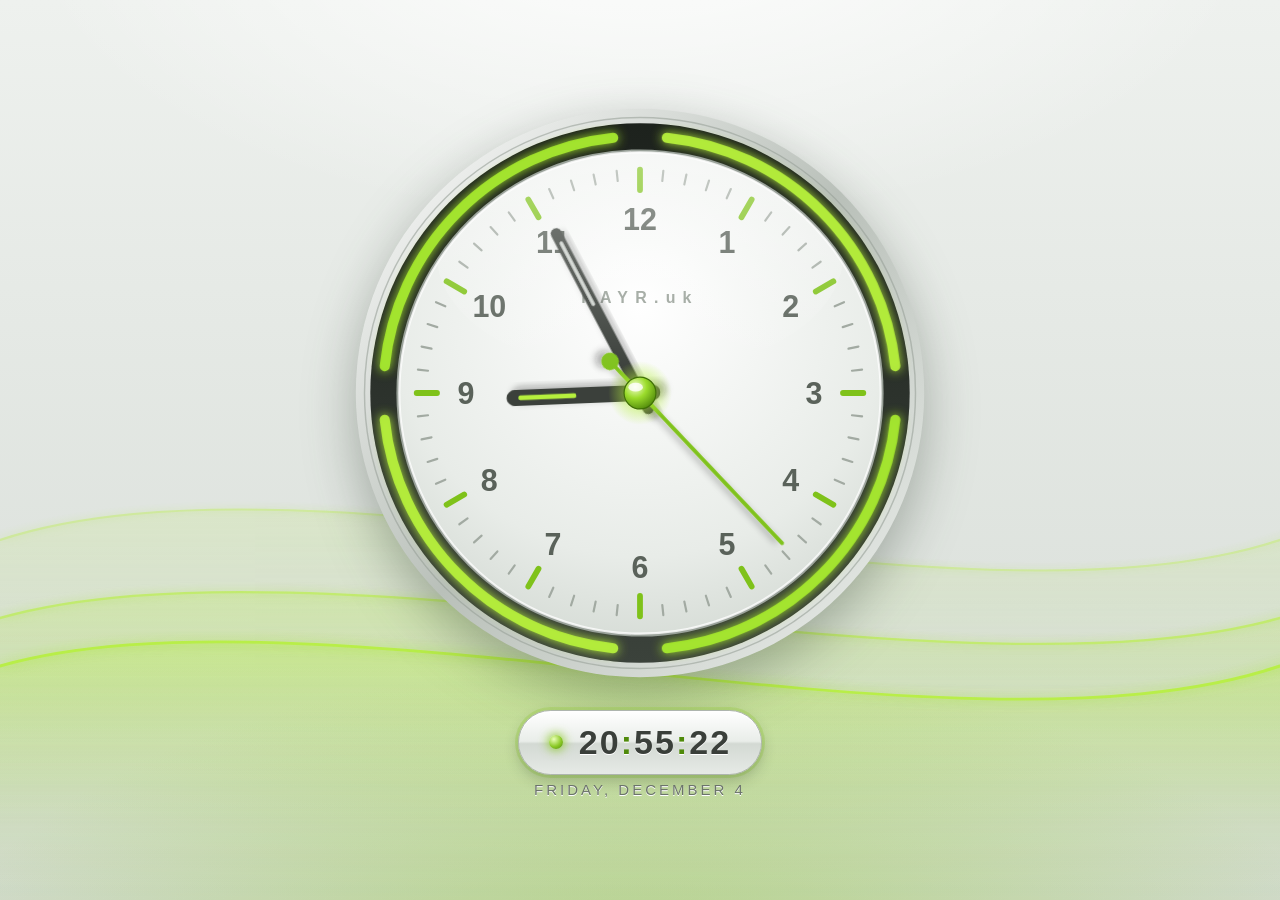
<file: time.html>
<!DOCTYPE html>
<html lang="en">

<head>
    <!-- Time waits for no one. -->
    <meta name="description" content="rayr.uk">
    <meta name="author" content="rayr.uk">
    <meta charset="UTF-8">
    <meta http-equiv="X-UA-Compatible" content="IE=edge">
    <meta name="viewport" content="width=device-width, initial-scale=1.0, viewport-fit=cover">
    <title>Clock</title>
    <style>
        :root {
            --green: #8bc926;
            --green-bright: #b6f03c;
            --green-deep: #4f8a0a;
            --ink: #3a3f3a;
            --silver-1: #fbfcfb;
            --silver-2: #dde2dd;
            --silver-3: #b3bab3;
            /* dial size: fits both width and height, leaves room for the readout */
            --size: min(92vw, calc(100vh - 150px), 580px);
            --size: min(92vw, calc(100dvh - 150px), 580px);
        }

        * {
            margin: 0;
            padding: 0;
            box-sizing: border-box;
        }

        html,
        body {
            height: 100%;
        }

        body {
            display: flex;
            flex-direction: column;
            justify-content: center;
            align-items: center;
            gap: clamp(14px, 3vmin, 28px);
            min-height: 100vh;
            min-height: 100dvh;
            padding: 16px;
            overflow: hidden;
            font-family: "Segoe UI", "Helvetica Neue", Helvetica, Arial, sans-serif;
            background:
                radial-gradient(ellipse 80% 55% at 50% 112%, rgba(139, 201, 38, 0.45), transparent 70%),
                radial-gradient(ellipse 70% 50% at 50% -10%, rgba(255, 255, 255, 0.95), transparent 70%),
                linear-gradient(180deg, #eef1ee 0%, #d5dbd5 100%);
        }

        /* ---------- Ribbons (dashboard waves) ---------- */
        .ribbons {
            position: fixed;
            inset: 0;
            z-index: 0;
            pointer-events: none;
            overflow: hidden;
            opacity: 0;
            animation: fadeIn 2.2s ease-out 0.3s forwards;
        }

        .ribbons svg {
            position: absolute;
            left: 0;
            width: 200%;
            height: 60%;
            will-change: transform;
            animation: drift linear infinite;
        }

        .ribbons .r1 {
            bottom: -6%;
            animation-duration: 38s;
            opacity: 0.9;
        }

        .ribbons .r2 {
            bottom: 8%;
            height: 50%;
            animation-duration: 54s;
            animation-direction: reverse;
            opacity: 0.65;
        }

        .ribbons .r3 {
            bottom: 18%;
            height: 44%;
            animation-duration: 72s;
            opacity: 0.4;
        }

        .ribbons path.fill {
            fill: url(#ribbonFill);
        }

        .ribbons path.line {
            fill: none;
            stroke: var(--green-bright);
            stroke-width: 3;
            stroke-linecap: round;
            filter: drop-shadow(0 0 6px rgba(160, 230, 40, 0.8));
        }

        @keyframes drift {
            from {
                transform: translateX(0);
            }

            to {
                transform: translateX(-50%);
            }
        }

        @keyframes fadeIn {
            to {
                opacity: 1;
            }
        }

        /* ---------- Clock ---------- */
        .stage {
            position: relative;
            z-index: 1;
            width: var(--size);
            height: var(--size);
            animation: boot 1.2s cubic-bezier(.2, .8, .2, 1) both;
        }

        .stage svg {
            width: 100%;
            height: 100%;
            display: block;
            overflow: visible;
            filter: drop-shadow(0 18px 26px rgba(40, 55, 40, 0.35));
        }

        @keyframes boot {
            from {
                opacity: 0;
                transform: scale(0.82);
            }

            to {
                opacity: 1;
                transform: scale(1);
            }
        }

        /* Ring of light: four quadrants light up in sequence, then spin + pulse */
        .ring-spin {
            transform-origin: 0 0;
            animation: spin 28s linear 2s infinite;
        }

        @keyframes spin {
            to {
                transform: rotate(360deg);
            }
        }

        .quad {
            opacity: 0;
            animation: quadOn 0.5s ease-out forwards, pulse 3.2s ease-in-out 2.2s infinite;
        }

        .quad:nth-child(1) {
            animation-delay: 0.3s, 2.2s;
        }

        .quad:nth-child(2) {
            animation-delay: 0.55s, 2.4s;
        }

        .quad:nth-child(3) {
            animation-delay: 0.8s, 2.6s;
        }

        .quad:nth-child(4) {
            animation-delay: 1.05s, 2.8s;
        }

        @keyframes quadOn {
            0% {
                opacity: 0;
            }

            40% {
                opacity: 1;
            }

            100% {
                opacity: 0.95;
            }
        }

        @keyframes pulse {

            0%,
            100% {
                opacity: 0.95;
            }

            50% {
                opacity: 0.55;
            }
        }

        .orb-glow {
            transform-origin: 0 0;
            animation: orb 2.6s ease-in-out infinite;
        }

        @keyframes orb {

            0%,
            100% {
                opacity: 0.55;
                transform: scale(1);
            }

            50% {
                opacity: 1;
                transform: scale(1.35);
            }
        }

        /* ---------- Digital readout ---------- */
        .readout {
            position: relative;
            z-index: 1;
            display: flex;
            flex-direction: column;
            align-items: center;
            gap: 6px;
            animation: rise 1s cubic-bezier(.2, .8, .2, 1) 0.6s both;
        }

        .pill {
            display: flex;
            align-items: center;
            gap: clamp(10px, 2vmin, 16px);
            padding: clamp(8px, 1.6vmin, 12px) clamp(18px, 4vmin, 30px);
            border-radius: 999px;
            background: linear-gradient(180deg, #ffffff 0%, #e9edE9 48%, #d3d9d3 52%, #e6eae6 100%);
            border: 1px solid #aeb5ae;
            box-shadow:
                inset 0 1px 0 #fff,
                0 6px 14px rgba(40, 55, 40, 0.25),
                0 0 0 3px rgba(139, 201, 38, 0.25);
        }

        .dot {
            width: clamp(10px, 2vmin, 14px);
            height: clamp(10px, 2vmin, 14px);
            border-radius: 50%;
            background: radial-gradient(circle at 35% 30%, #eaffb8, var(--green) 55%, var(--green-deep));
            box-shadow: 0 0 10px 2px rgba(139, 201, 38, 0.8);
            animation: orb 2.6s ease-in-out infinite;
        }

        .time {
            font-size: clamp(20px, 5vmin, 34px);
            font-weight: 600;
            letter-spacing: 0.06em;
            color: var(--ink);
            font-variant-numeric: tabular-nums;
            text-shadow: 0 1px 0 #fff;
            white-space: nowrap;
        }

        .time .sep {
            color: var(--green-deep);
            animation: blink 1s steps(1) infinite;
        }

        @keyframes blink {
            50% {
                opacity: 0.25;
            }
        }

        .date {
            font-size: clamp(11px, 2.4vmin, 15px);
            letter-spacing: 0.2em;
            text-transform: uppercase;
            color: #6b736b;
            text-shadow: 0 1px 0 #fff;
        }

        @keyframes rise {
            from {
                opacity: 0;
                transform: translateY(14px);
            }

            to {
                opacity: 1;
                transform: translateY(0);
            }
        }

        @media (prefers-reduced-motion: reduce) {

            *,
            *::before,
            *::after {
                animation-duration: 0.01ms !important;
                animation-iteration-count: 1 !important;
                animation-delay: 0s !important;
            }
        }
    </style>
</head>

<body>
    <!-- Dashboard ribbons -->
    <div class="ribbons" aria-hidden="true">
        <svg class="r3" viewBox="0 0 1600 600" preserveAspectRatio="none">
            <path class="fill" d="M0 300 C200 140 600 460 800 300 C1000 140 1400 460 1600 300 L1600 600 L0 600 Z" />
            <path class="line" d="M0 300 C200 140 600 460 800 300 C1000 140 1400 460 1600 300" />
        </svg>
        <svg class="r2" viewBox="0 0 1600 600" preserveAspectRatio="none">
            <path class="fill" d="M0 320 C200 200 600 440 800 320 C1000 200 1400 440 1600 320 L1600 600 L0 600 Z" />
            <path class="line" d="M0 320 C200 200 600 440 800 320 C1000 200 1400 440 1600 320" />
        </svg>
        <svg class="r1" viewBox="0 0 1600 600" preserveAspectRatio="none">
            <path class="fill" d="M0 280 C200 180 600 400 800 280 C1000 180 1400 400 1600 280 L1600 600 L0 600 Z" />
            <path class="line" d="M0 280 C200 180 600 400 800 280 C1000 180 1400 400 1600 280" />
        </svg>
        <svg width="0" height="0" style="position:absolute">
            <defs>
                <linearGradient id="ribbonFill" x1="0" y1="0" x2="0" y2="1">
                    <stop offset="0" stop-color="#b6f03c" stop-opacity="0.35" />
                    <stop offset="1" stop-color="#8bc926" stop-opacity="0" />
                </linearGradient>
            </defs>
        </svg>
    </div>

    <div class="stage">
        <svg viewBox="-200 -200 400 400" role="img" aria-label="Analogue clock">
            <defs>
                <linearGradient id="bezel" x1="0" y1="0" x2="1" y2="1">
                    <stop offset="0" stop-color="#ffffff" />
                    <stop offset="0.5" stop-color="#b9c0b9" />
                    <stop offset="1" stop-color="#eef1ee" />
                </linearGradient>
                <linearGradient id="channel" x1="0" y1="0" x2="0" y2="1">
                    <stop offset="0" stop-color="#1d221d" />
                    <stop offset="1" stop-color="#3b423b" />
                </linearGradient>
                <radialGradient id="face" cx="0.5" cy="0.32" r="0.8">
                    <stop offset="0" stop-color="#ffffff" />
                    <stop offset="0.65" stop-color="#e8ece8" />
                    <stop offset="1" stop-color="#cdd4cd" />
                </radialGradient>
                <radialGradient id="orbFill" cx="0.35" cy="0.3" r="0.8">
                    <stop offset="0" stop-color="#f4ffd0" />
                    <stop offset="0.45" stop-color="#9bdc2c" />
                    <stop offset="1" stop-color="#4a8208" />
                </radialGradient>
                <radialGradient id="orbHalo">
                    <stop offset="0" stop-color="#b6f03c" stop-opacity="0.9" />
                    <stop offset="1" stop-color="#b6f03c" stop-opacity="0" />
                </radialGradient>
                <linearGradient id="gloss" x1="0" y1="0" x2="0" y2="1">
                    <stop offset="0" stop-color="#fff" stop-opacity="0.75" />
                    <stop offset="1" stop-color="#fff" stop-opacity="0" />
                </linearGradient>
                <filter id="glow" x="-30%" y="-30%" width="160%" height="160%">
                    <feGaussianBlur stdDeviation="3.5" result="b" />
                    <feMerge>
                        <feMergeNode in="b" />
                        <feMergeNode in="SourceGraphic" />
                    </feMerge>
                </filter>
                <filter id="handShadow" x="-50%" y="-50%" width="200%" height="200%">
                    <feDropShadow dx="2" dy="4" stdDeviation="2.5" flood-color="#1b241b" flood-opacity="0.35" />
                </filter>
                <clipPath id="faceClip">
                    <circle r="166" />
                </clipPath>
            </defs>

            <!-- bezel + dark channel -->
            <circle r="196" fill="url(#bezel)" />
            <circle r="190" fill="none" stroke="#9aa29a" stroke-width="1" opacity="0.6" />
            <circle r="186" fill="url(#channel)" />

            <!-- ring of light -->
            <g class="ring-spin" id="ring" filter="url(#glow)"></g>

            <!-- face -->
            <circle r="168" fill="#9aa29a" />
            <circle r="166" fill="url(#face)" />
            <circle r="166" fill="none" stroke="#fff" stroke-width="1.5" opacity="0.8" />

            <g id="ticks"></g>
            <g id="nums" font-family="'Segoe UI','Helvetica Neue',Arial,sans-serif" font-weight="600" font-size="21"
                fill="#5a625a" text-anchor="middle" dominant-baseline="central"></g>

            <text y="-62" text-anchor="middle" font-family="'Segoe UI','Helvetica Neue',Arial,sans-serif"
                font-size="11" font-weight="700" letter-spacing="5" fill="#9aa29a">RAYR.uk</text>

            <!-- hands -->
            <g id="hour" filter="url(#handShadow)">
                <rect x="-5.5" y="-92" width="11" height="106" rx="5.5" fill="#3a3f3a" />
                <rect x="-1.6" y="-84" width="3.2" height="40" rx="1.6" fill="#b6f03c" />
            </g>
            <g id="minute" filter="url(#handShadow)">
                <rect x="-3.8" y="-128" width="7.6" height="144" rx="3.8" fill="#3a3f3a" />
                <rect x="-1.2" y="-118" width="2.4" height="50" rx="1.2" fill="#e8ece8" opacity="0.85" />
            </g>
            <g id="second" filter="url(#handShadow)">
                <rect x="-1.3" y="-144" width="2.6" height="180" rx="1.3" fill="#7fc21a" />
                <circle cy="30" r="6" fill="#7fc21a" />
            </g>

            <!-- centre orb -->
            <circle class="orb-glow" r="22" fill="url(#orbHalo)" />
            <circle r="11" fill="url(#orbFill)" stroke="#3f6f06" stroke-width="0.8" />
            <ellipse cx="-3" cy="-4" rx="5" ry="3" fill="#fff" opacity="0.8" />

            <!-- glass gloss -->
            <g clip-path="url(#faceClip)">
                <ellipse cx="0" cy="-95" rx="140" ry="82" fill="url(#gloss)" opacity="0.55" />
            </g>
        </svg>
    </div>

    <div class="readout">
        <div class="pill">
            <span class="dot"></span>
            <span class="time" id="time">00<span class="sep">:</span>00<span class="sep">:</span>00</span>
        </div>
        <div class="date" id="date"></div>
    </div>

    <script>
        const NS = 'http://www.w3.org/2000/svg';
        const make = (tag, attrs, parent) => {
            const el = document.createElementNS(NS, tag);
            for (const k in attrs) el.setAttribute(k, attrs[k]);
            parent.appendChild(el);
            return el;
        };
        const polar = (r, deg) => {
            const a = (deg - 90) * Math.PI / 180;
            return [r * Math.cos(a), r * Math.sin(a)];
        };

        // Ring of light: four quadrants
        const ring = document.getElementById('ring');
        for (let q = 0; q < 4; q++) {
            const start = q * 90 + 6, end = q * 90 + 84;
            const [x1, y1] = polar(177, start);
            const [x2, y2] = polar(177, end);
            make('path', {
                class: 'quad',
                d: `M${x1} ${y1} A177 177 0 0 1 ${x2} ${y2}`,
                fill: 'none',
                stroke: q % 2 ? '#a6e82e' : '#b6f03c',
                'stroke-width': 7,
                'stroke-linecap': 'round'
            }, ring);
        }

        // Ticks
        const ticks = document.getElementById('ticks');
        for (let i = 0; i < 60; i++) {
            const major = i % 5 === 0;
            const [x1, y1] = polar(154, i * 6);
            const [x2, y2] = polar(major ? 140 : 147, i * 6);
            make('line', {
                x1, y1, x2, y2,
                stroke: major ? '#7fc21a' : '#a2aaa2',
                'stroke-width': major ? 4 : 1.5,
                'stroke-linecap': 'round'
            }, ticks);
        }

        // Numerals
        const nums = document.getElementById('nums');
        for (let n = 1; n <= 12; n++) {
            const [x, y] = polar(120, n * 30);
            const t = make('text', { x, y }, nums);
            t.textContent = n;
        }

        const hourEl = document.getElementById('hour');
        const minEl = document.getElementById('minute');
        const secEl = document.getElementById('second');
        const timeEl = document.getElementById('time');
        const dateEl = document.getElementById('date');

        const pad = n => String(n).padStart(2, '0');
        let lastSec = -1;

        function frame() {
            const now = new Date();
            const h = now.getHours(), m = now.getMinutes(), s = now.getSeconds();
            const sFrac = s + now.getMilliseconds() / 1000;

            // smooth sweeping hands
            secEl.setAttribute('transform', `rotate(${sFrac * 6})`);
            minEl.setAttribute('transform', `rotate(${(m + sFrac / 60) * 6})`);
            hourEl.setAttribute('transform', `rotate(${((h % 12) + (m + sFrac / 60) / 60) * 30})`);

            if (s !== lastSec) {
                lastSec = s;
                timeEl.innerHTML = `${pad(h)}<span class="sep">:</span>${pad(m)}<span class="sep">:</span>${pad(s)}`;
                dateEl.textContent = now.toLocaleDateString(undefined, {
                    weekday: 'long', day: 'numeric', month: 'long'
                });
            }
            requestAnimationFrame(frame);
        }
        requestAnimationFrame(frame);
    </script>
</body>

</html>
</file>
